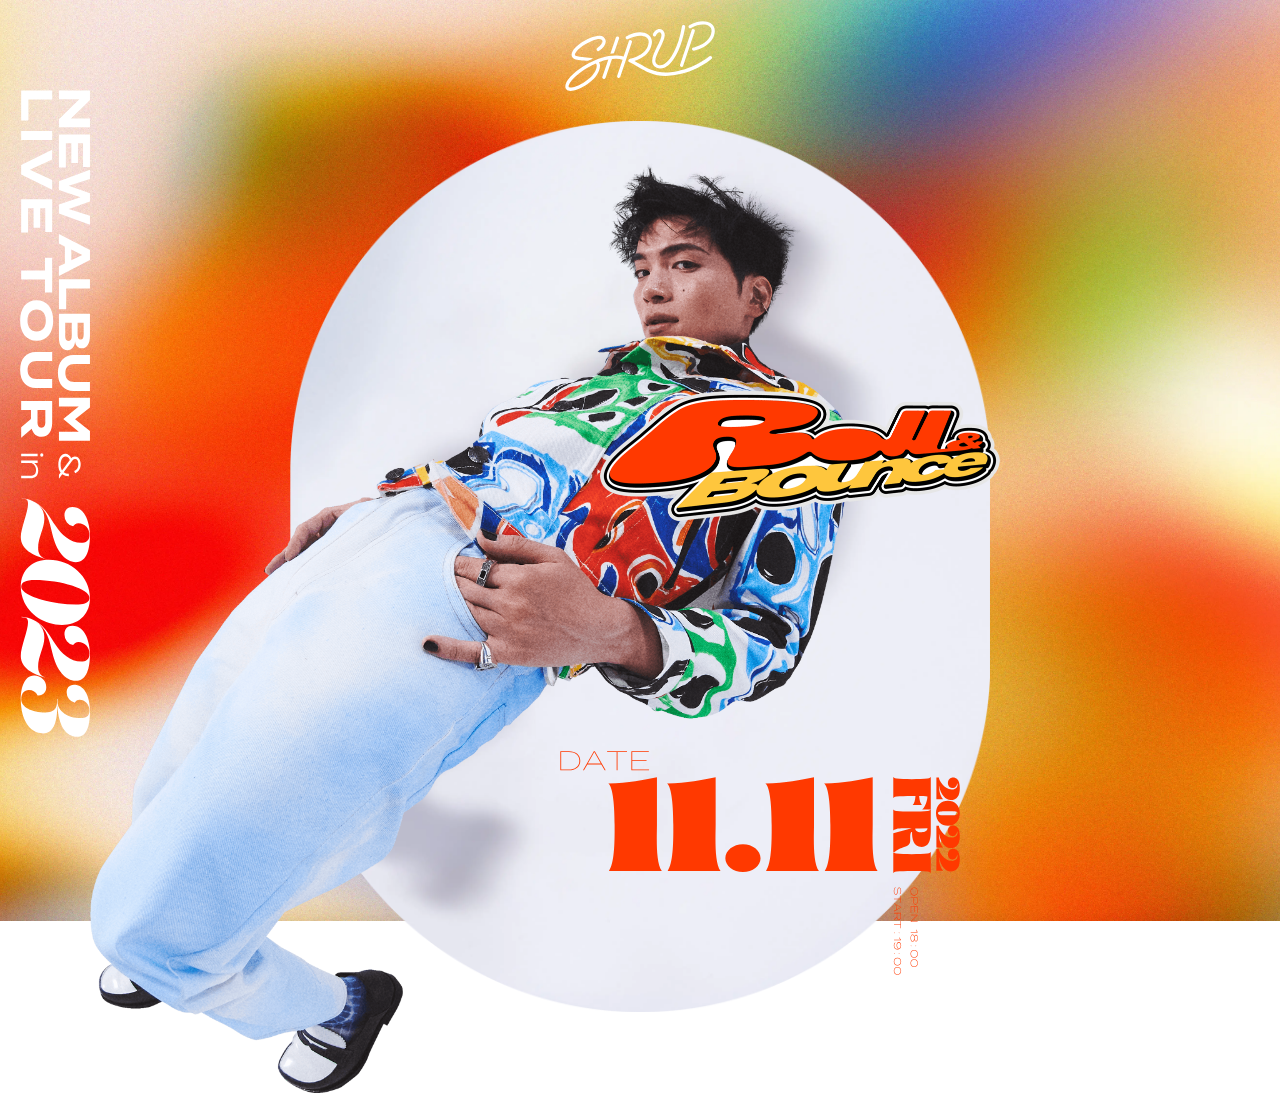
<file: index.html>
<!DOCTYPE html>
<html lang="en">
  <link>
    <meta charset="UTF-8" />
    <meta name="viewport" content="width=device-width, initial-scale=1.0" />
    <title>Document</title>
    <link rel="stylesheet" href="./css/sirup.css"></link>
    <script src="./js/sirup.js" defer></script>
  </head>
  <body>
<h1 class="title"><img src="./images/content-logo.svg" alt=""></h1>

<div class="contWrap">
    <div class="shadow"><img src="./images/content-panel-pc.webp" alt=""></div>

    <div class="data"><img src="./images/content-date-pc.svg" alt=""></div>
    
    <div class="human"><img src="./images/content-artist.png" alt=""></div>

    <div class="textImg"><img src="./images/content-rollbounce.png" alt=""></div>
</div>

<div class="subTitle">
    <img src="./images/download.svg">
</div>
  </body>
</html>
</file>
<file: css/sirup.css>
body {
  width: 100%;
  height: 100vh;
  background: url(../images/bg-pc.webp) center center/cover no-repeat;
  padding: 0;
  margin: 0;
  overflow: hidden;
  /* hidden기능은 화면밖의 이미지들을 싹 없애는 기능이라 스크롤이 사라짐 */
}
/* background:url() 포지션 / 사이즈(100px)이런걸로도 가능 반복유무 or 반복종류 */
/* cover를 사용하면 가로 세로 비율은 유지하면서 꽉차도록 실행/no-repeat은 이미지를 반복하지 않겠다는 기능 */
img {
  width: 100%;
}

.title {
  text-align: center;
}

.title img {
  width: 150px;
}

.subTitle {
  position: fixed;
  top: 10%;
  left: 20px;
}

.subTitle img {
  width: 70px;
}

.contWrap {
  position: relative;
  margin: 0 auto;
  width: 80vw;
  height: 100vh;
}

.contWrap div {
  position: absolute;
}

.shadow {
  width: 700px;
  left: 50%;
  transform: translateX(-50%);
}

.data {
  width: 400px;
  left: 50%;
  top: 70%;
  transform: translateX(-20%);
}

.human {
  width: 1200px;
  left: 50%;
  transform: translateX(-50%);
}

.textImg {
  width: 400px;
  left: 50%;
  top: 30%;
  transform: translateX(-10%);
}
</file>
